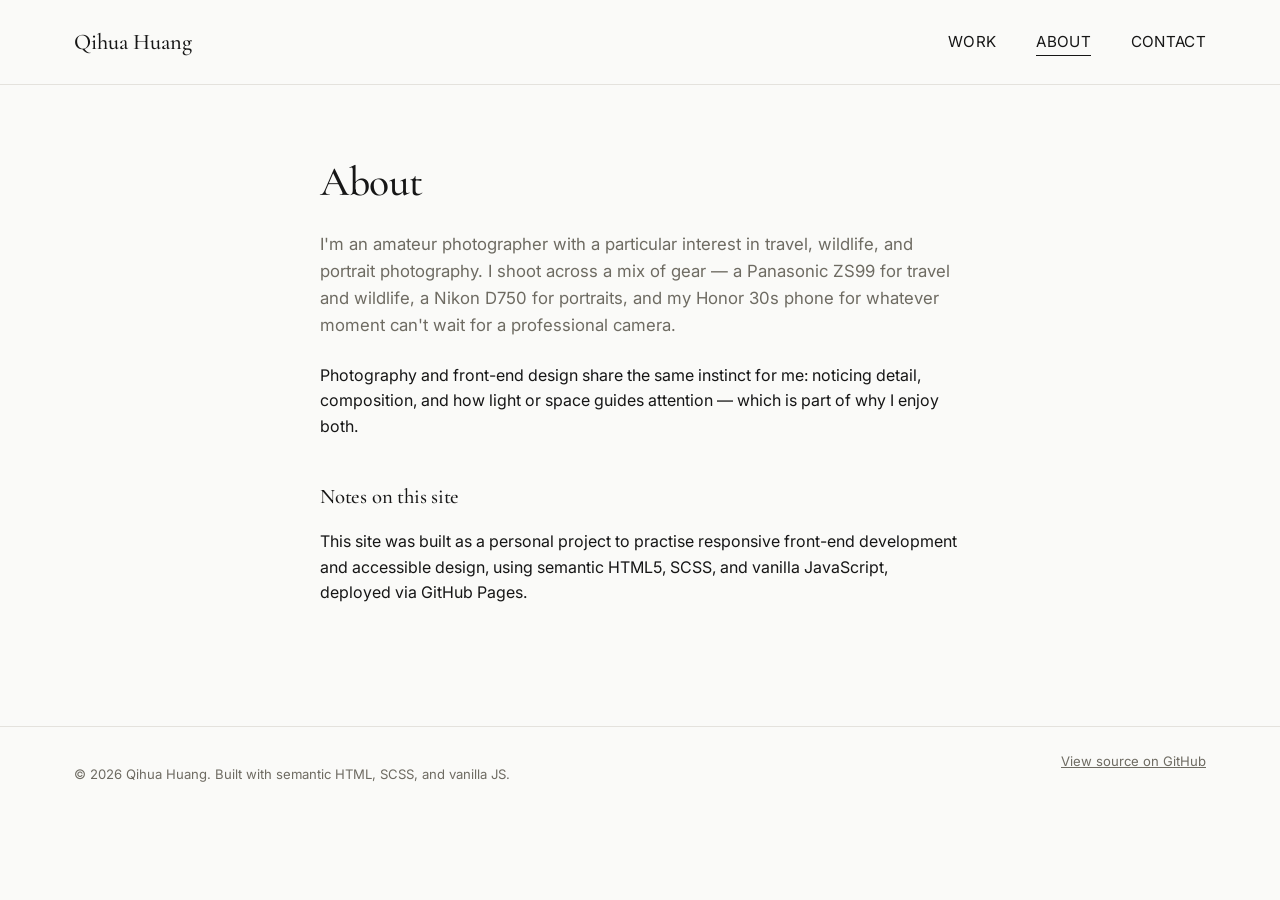
<file: about.html>
<!DOCTYPE html>
<html lang="en">
<head>
  <meta charset="UTF-8">
  <meta name="viewport" content="width=device-width, initial-scale=1.0">
  <title>About — Qihua Huang Photography</title>
  <meta name="description" content="About Qihua Huang's photography practice.">
  <link rel="icon" href="images/favicon.svg" type="image/svg+xml">
  <link rel="preconnect" href="https://fonts.googleapis.com">
  <link rel="preconnect" href="https://fonts.gstatic.com" crossorigin>
  <link href="https://fonts.googleapis.com/css2?family=Cormorant+Garamond:ital,wght@0,400;0,500;0,600;1,400&family=Inter:wght@400;500;600&display=swap" rel="stylesheet">
  <link rel="stylesheet" href="css/style.css">
</head>
<body>

  <a class="skip-link" href="#main">Skip to main content</a>

  <header class="site-header">
    <div class="wrap header-inner">
      <a class="wordmark" href="index.html">Qihua Huang</a>
      <nav class="main-nav" aria-label="Primary navigation">
        <ul>
          <li><a href="index.html">Work</a></li>
          <li><a href="about.html" aria-current="page">About</a></li>
          <li><a href="contact.html">Contact</a></li>
        </ul>
      </nav>
    </div>
  </header>

  <main id="main">
    <section class="prose-page wrap">
      <h1>About</h1>
      <p class="lede">I'm an amateur photographer with a particular interest in travel, wildlife, and portrait photography. I shoot across a mix of gear — a Panasonic ZS99 for travel and wildlife, a Nikon D750 for portraits, and my Honor 30s phone for whatever moment can't wait for a professional camera.</p>

      <p>Photography and front-end design share the same instinct for me: noticing detail, composition, and how light or space guides attention — which is part of why I enjoy both.</p>

      <h2>Notes on this site</h2>
      <p>This site was built as a personal project to practise responsive front-end development and accessible design, using semantic HTML5, SCSS, and vanilla JavaScript, deployed via GitHub Pages.</p>
    </section>
  </main>

  <footer class="site-footer">
    <div class="wrap footer-inner">
      <p>&copy; 2026 Qihua Huang. Built with semantic HTML, SCSS, and vanilla JS.</p>
      <a href="https://github.com/YOUR-USERNAME/YOUR-REPO" class="footer-link">View source on GitHub</a>
    </div>
  </footer>

</body>
</html>
</file>
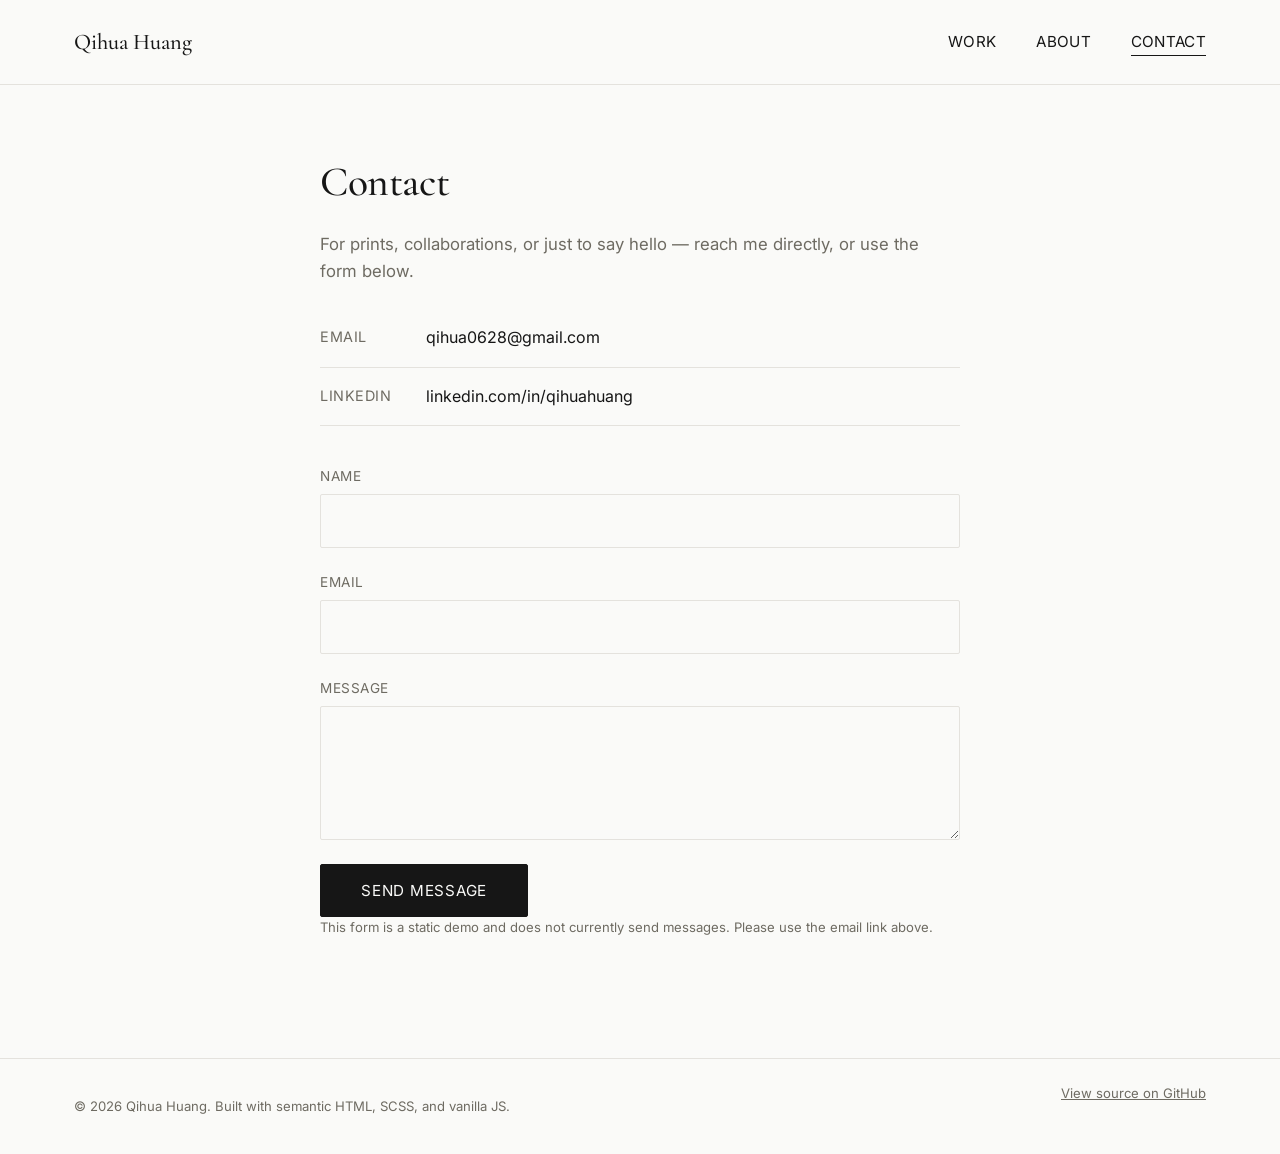
<file: contact.html>
<!DOCTYPE html>
<html lang="en">
<head>
  <meta charset="UTF-8">
  <meta name="viewport" content="width=device-width, initial-scale=1.0">
  <title>Contact — Qihua Huang Photography</title>
  <meta name="description" content="Get in touch with Qihua Huang.">
  <link rel="icon" href="images/favicon.svg" type="image/svg+xml">
  <link rel="preconnect" href="https://fonts.googleapis.com">
  <link rel="preconnect" href="https://fonts.gstatic.com" crossorigin>
  <link href="https://fonts.googleapis.com/css2?family=Cormorant+Garamond:ital,wght@0,400;0,500;0,600;1,400&family=Inter:wght@400;500;600&display=swap" rel="stylesheet">
  <link rel="stylesheet" href="css/style.css">
</head>
<body>

  <a class="skip-link" href="#main">Skip to main content</a>

  <header class="site-header">
    <div class="wrap header-inner">
      <a class="wordmark" href="index.html">Qihua Huang</a>
      <nav class="main-nav" aria-label="Primary navigation">
        <ul>
          <li><a href="index.html">Work</a></li>
          <li><a href="about.html">About</a></li>
          <li><a href="contact.html" aria-current="page">Contact</a></li>
        </ul>
      </nav>
    </div>
  </header>

  <main id="main">
    <section class="prose-page wrap">
      <h1>Contact</h1>
      <p class="lede">For prints, collaborations, or just to say hello — reach me directly, or use the form below.</p>

      <ul class="contact-list">
        <li><span class="contact-label">Email</span> <a href="mailto:qihua0628@gmail.com">qihua0628@gmail.com</a></li>
        <li><span class="contact-label">LinkedIn</span> <a href="https://www.linkedin.com/in/qihua-huang/">linkedin.com/in/qihuahuang</a></li>
      </ul>

      <!-- Note: this form has no backend. It's here to demonstrate accessible form markup
           (labels, fieldset, error handling pattern) for portfolio purposes.
           To make it functional, wire it to a service like Formspree or Netlify Forms. -->
      <form class="contact-form" novalidate>
        <div class="form-row">
          <label for="name">Name</label>
          <input type="text" id="name" name="name" autocomplete="name" required aria-required="true">
        </div>
        <div class="form-row">
          <label for="email">Email</label>
          <input type="email" id="email" name="email" autocomplete="email" required aria-required="true">
        </div>
        <div class="form-row">
          <label for="message">Message</label>
          <textarea id="message" name="message" rows="5" required aria-required="true"></textarea>
        </div>
        <button type="submit" class="btn-primary">Send message</button>
        <p class="form-note">This form is a static demo and does not currently send messages. Please use the email link above.</p>
      </form>
    </section>
  </main>

  <footer class="site-footer">
    <div class="wrap footer-inner">
      <p>&copy; 2026 Qihua Huang. Built with semantic HTML, SCSS, and vanilla JS.</p>
      <a href="https://github.com/YOUR-USERNAME/YOUR-REPO" class="footer-link">View source on GitHub</a>
    </div>
  </footer>

</body>
</html>
</file>
<file: css/style.css>
* {
  box-sizing: border-box;
}

html {
  -webkit-text-size-adjust: 100%;
}

body {
  margin: 0;
  font-family: "Inter", -apple-system, BlinkMacSystemFont, "Segoe UI", sans-serif;
  color: #161616;
  background: #fafaf8;
  line-height: 1.6;
  font-size: 16px;
}

img {
  max-width: 100%;
  display: block;
}

a {
  color: #161616;
  text-decoration: none;
}

ul {
  margin: 0;
  padding: 0;
  list-style: none;
}

h1, h2, h3 {
  font-family: "Cormorant Garamond", Georgia, serif;
  font-weight: 500;
  margin: 0 0 1rem 0;
  letter-spacing: -0.01em;
}

@media (prefers-reduced-motion: reduce) {
  * {
    animation-duration: 0.001ms !important;
    animation-iteration-count: 1 !important;
    transition-duration: 0.001ms !important;
  }
}
a:focus-visible,
button:focus-visible,
input:focus-visible,
textarea:focus-visible {
  outline: 3px solid #1d4ed8;
  outline-offset: 3px;
  border-radius: 2px;
}

.skip-link {
  position: absolute;
  left: -9999px;
  top: 0;
  background: #161616;
  color: #fafaf8;
  padding: 1rem 1.5rem;
  z-index: 100;
  font-size: 0.9rem;
}
.skip-link:focus {
  left: 1rem;
  top: 1rem;
}

.wrap {
  max-width: 1180px;
  margin: 0 auto;
  padding: 0 1.5rem;
}

.site-header {
  border-bottom: 1px solid #e4e2dd;
  padding: 1.5rem 0;
}

.header-inner {
  display: flex;
  align-items: center;
  justify-content: space-between;
  flex-wrap: wrap;
  gap: 1rem;
}

.wordmark {
  font-family: "Cormorant Garamond", Georgia, serif;
  font-size: 1.4rem;
  font-weight: 500;
}

.main-nav ul {
  display: flex;
  gap: 2.5rem;
}

.main-nav a {
  font-size: 0.95rem;
  letter-spacing: 0.02em;
  text-transform: uppercase;
  position: relative;
  padding-bottom: 4px;
}
.main-nav a[aria-current=page] {
  border-bottom: 1px solid #161616;
}
.main-nav a:hover {
  color: #6e6b62;
}

.hero {
  padding: 6rem 0 4rem;
}

.hero-eyebrow {
  text-transform: uppercase;
  letter-spacing: 0.12em;
  font-size: 0.8rem;
  color: #6e6b62;
  margin: 0 0 1rem 0;
}

.hero-title {
  font-size: clamp(2.2rem, 6vw, 4rem);
  line-height: 1.05;
  max-width: 16ch;
}

.hero-sub {
  margin-top: 1.5rem;
  max-width: 42ch;
  color: #6e6b62;
  font-size: 1.05rem;
}

.gallery {
  padding-bottom: 6rem;
}

.gallery-grid {
  display: grid;
  grid-template-columns: repeat(2, 1fr);
  gap: 1.5rem;
  align-items: start;
}
@media (min-width: 720px) {
  .gallery-grid {
    grid-template-columns: repeat(3, 1fr);
    gap: 2.5rem;
  }
}

.gallery-item figure {
  margin: 0;
}

.gallery-trigger {
  display: block;
  width: 100%;
  padding: 0;
  border: none;
  background: none;
  cursor: pointer;
  overflow: hidden;
  border-radius: 2px;
}
.gallery-trigger img {
  width: 100%;
  height: auto;
  object-fit: cover;
  aspect-ratio: 4/3;
  transition: transform 200ms ease;
}

.gallery-item--tall .gallery-trigger img {
  aspect-ratio: 3/4;
}

.gallery-trigger:hover img {
  transform: scale(1.02);
}

figcaption {
  margin-top: 0.5rem;
  display: flex;
  justify-content: space-between;
  gap: 1rem;
  font-size: 0.82rem;
  color: #6e6b62;
}

.cap-title {
  color: #161616;
}

.lightbox {
  position: fixed;
  inset: 0;
  background: rgba(10, 10, 10, 0.94);
  display: flex;
  align-items: center;
  justify-content: center;
  z-index: 200;
  padding: 1.5rem;
}
.lightbox[hidden] {
  display: none;
}

.lightbox-figure {
  max-width: 90vw;
  max-height: 86vh;
  margin: 0;
  text-align: center;
}
.lightbox-figure img {
  max-width: 90vw;
  max-height: 76vh;
  margin: 0 auto;
  border-radius: 2px;
}
.lightbox-figure figcaption {
  color: #e4e2dd;
  justify-content: center;
  margin-top: 1rem;
}

.lightbox-close,
.lightbox-nav {
  position: absolute;
  background: transparent;
  border: none;
  color: #fafaf8;
  cursor: pointer;
  padding: 1rem;
  border-radius: 50%;
  display: flex;
}
.lightbox-close:hover,
.lightbox-nav:hover {
  color: #e4e2dd;
}

.lightbox-close {
  top: 1rem;
  right: 1rem;
}

.lightbox-prev {
  left: 1rem;
  top: 50%;
  transform: translateY(-50%);
}

.lightbox-next {
  right: 1rem;
  top: 50%;
  transform: translateY(-50%);
}

.prose-page {
  padding: 4rem 0 6rem;
  max-width: 640px;
}
.prose-page h1 {
  font-size: clamp(1.8rem, 4vw, 2.6rem);
}
.prose-page h2 {
  font-size: 1.3rem;
  margin-top: 2.5rem;
}
.prose-page .lede {
  font-size: 1.05rem;
  color: #6e6b62;
}
.prose-page p {
  margin: 0 0 1.5rem 0;
}

.contact-list {
  margin: 1.5rem 0 2.5rem 0;
}
.contact-list li {
  display: flex;
  gap: 1rem;
  padding: 1rem 0;
  border-bottom: 1px solid #e4e2dd;
}

.contact-label {
  color: #6e6b62;
  min-width: 90px;
  font-size: 0.9rem;
  text-transform: uppercase;
  letter-spacing: 0.04em;
}

.contact-form {
  margin-top: 2.5rem;
}

.form-row {
  margin-bottom: 1.5rem;
  display: flex;
  flex-direction: column;
  gap: 6px;
}
.form-row label {
  font-size: 0.85rem;
  text-transform: uppercase;
  letter-spacing: 0.04em;
  color: #6e6b62;
}
.form-row input, .form-row textarea {
  font-family: "Inter", -apple-system, BlinkMacSystemFont, "Segoe UI", sans-serif;
  font-size: 1rem;
  padding: 1rem;
  border: 1px solid #e4e2dd;
  border-radius: 2px;
  background: #fafaf8;
  color: #161616;
}
.form-row input:focus-visible, .form-row textarea:focus-visible {
  border-color: #1d4ed8;
}

.btn-primary {
  font-family: "Inter", -apple-system, BlinkMacSystemFont, "Segoe UI", sans-serif;
  font-size: 0.95rem;
  text-transform: uppercase;
  letter-spacing: 0.05em;
  padding: 1rem 2.5rem;
  background: #161616;
  color: #fafaf8;
  border: 1px solid #161616;
  border-radius: 2px;
  cursor: pointer;
  transition: opacity 200ms ease;
}
.btn-primary:hover {
  opacity: 0.85;
}

.form-note {
  margin-top: 1rem;
  font-size: 0.82rem;
  color: #6e6b62;
}

.site-footer {
  border-top: 1px solid #e4e2dd;
  padding: 1.5rem 0;
}

.footer-inner {
  display: flex;
  justify-content: space-between;
  flex-wrap: wrap;
  gap: 1rem;
  font-size: 0.82rem;
  color: #6e6b62;
}

.footer-link {
  color: #6e6b62;
  text-decoration: underline;
}
.footer-link:hover {
  color: #161616;
}
</file>
